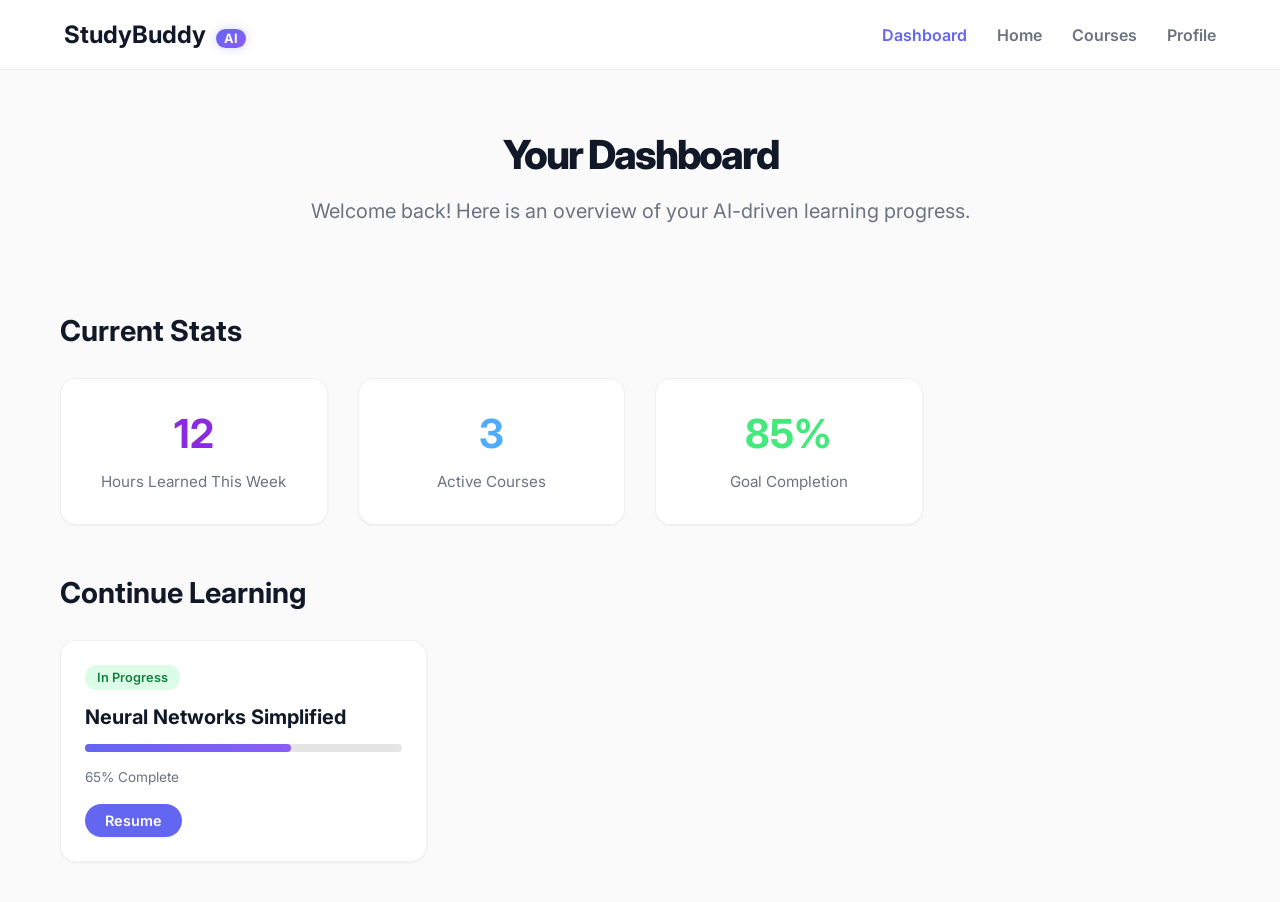
<file: Web Technologies Project/AakarSingh_3CSE3_CS23411058 WebTech Project/dashboard.html>
<!DOCTYPE html>
<html lang="en">
<head>
    <meta charset="UTF-8">
    <meta name="viewport" content="width=device-width, initial-scale=1.0">
    <title>Dashboard - StudyBuddy AI</title>
    <link rel="stylesheet" href="styles.css">
    <link href="https://fonts.googleapis.com/css2?family=Inter:wght@300;400;600;700&display=swap" rel="stylesheet">
</head>
<body>
    <nav class="navbar">
        <div class="logo">StudyBuddy <span class="ai-badge">AI</span></div>
        <ul class="nav-links">
            <li><a href="dashboard.html" class="active">Dashboard</a></li>
            <li><a href="index.html">Home</a></li>
            <li><a href="courses.html">Courses</a></li>
            <li><a href="profile.html">Profile</a></li>
        </ul>
    </nav>

    <main class="dashboard">
        <header class="hero" style="margin-bottom: 30px; padding: 20px 0;">
            <h1 style="font-size: 2.5rem;">Your Dashboard</h1>
            <p>Welcome back! Here is an overview of your AI-driven learning progress.</p>
        </header>

        <section class="recommendations">
            <div class="section-header">
                <h2>Current Stats</h2>
            </div>
            
            <div class="cards-grid" style="grid-template-columns: repeat(auto-fill, minmax(250px, 1fr));">
                <!-- Stat Card 1 -->
                <div class="card" style="text-align: center; padding: 30px;">
                    <h3 style="font-size: 2.5rem; color: #8a2be2;">12</h3>
                    <p style="margin-bottom: 0;">Hours Learned This Week</p>
                </div>

                <!-- Stat Card 2 -->
                <div class="card" style="text-align: center; padding: 30px;">
                    <h3 style="font-size: 2.5rem; color: #4facfe;">3</h3>
                    <p style="margin-bottom: 0;">Active Courses</p>
                </div>

                <!-- Stat Card 3 -->
                <div class="card" style="text-align: center; padding: 30px;">
                    <h3 style="font-size: 2.5rem; color: #43e97b;">85%</h3>
                    <p style="margin-bottom: 0;">Goal Completion</p>
                </div>
            </div>
        </section>
        
        <section class="recommendations" style="margin-top: 50px;">
            <div class="section-header">
                <h2>Continue Learning</h2>
            </div>
            
            <div class="cards-grid">
                <!-- Course Card -->
                <div class="card">
                    <div class="card-content">
                        <span class="tag tag-high">In Progress</span>
                        <h3>Neural Networks Simplified</h3>
                        <div style="background: rgba(0,0,0,0.1); height: 8px; border-radius: 4px; margin: 15px 0;">
                            <div style="background: var(--accent-gradient); width: 65%; height: 100%; border-radius: 4px;"></div>
                        </div>
                        <p style="font-size: 0.85rem; margin-bottom: 15px;">65% Complete</p>
                        <div class="card-footer" style="border-top: none; padding-top: 0;">
                            <button class="btn-primary" style="padding: 8px 20px; font-size: 0.9rem;">Resume</button>
                        </div>
                    </div>
                </div>
            </div>
        </section>
    </main>
    <script src="script.js"></script>
</body>
</html>
</file>
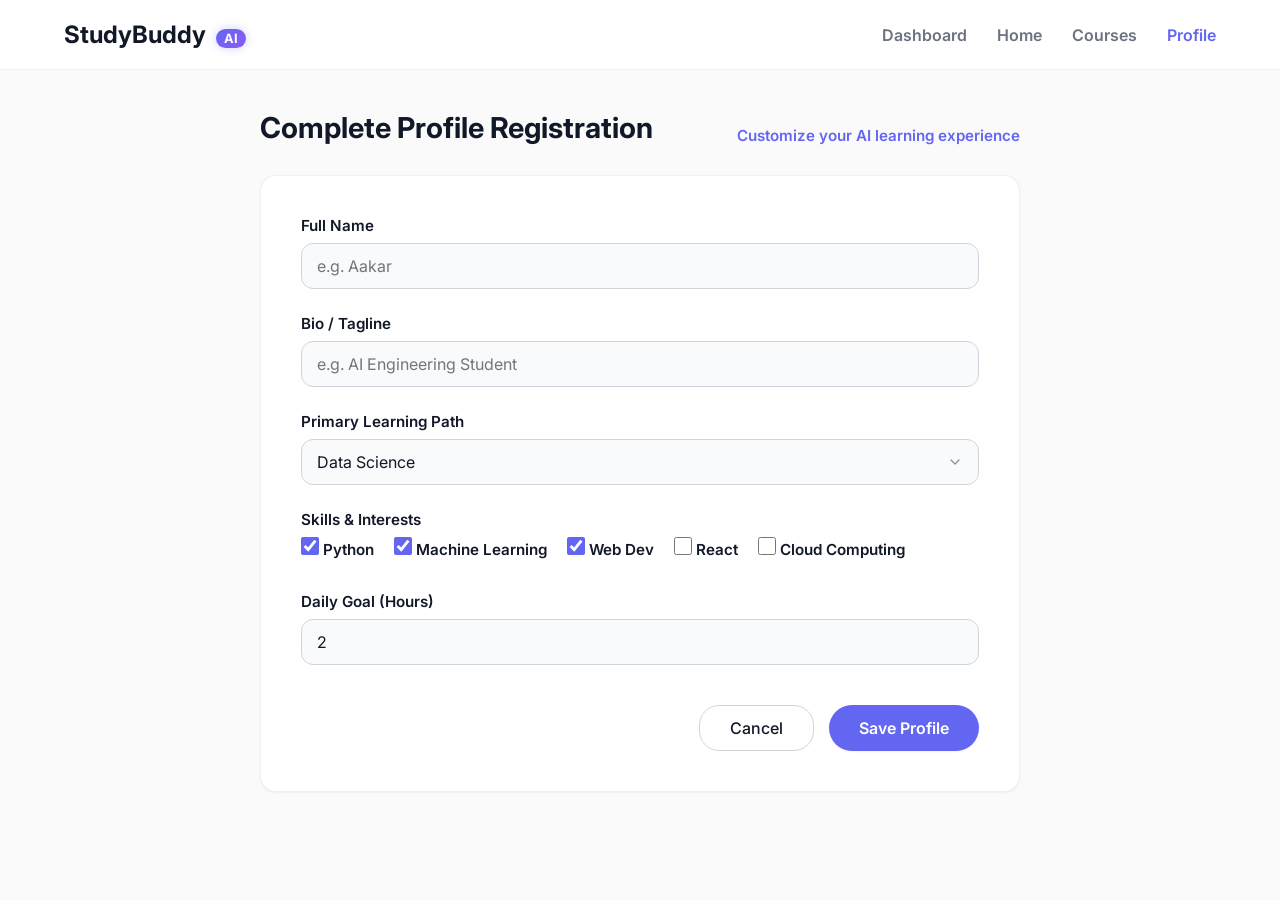
<file: Web Technologies Project/AakarSingh_3CSE3_CS23411058 WebTech Project/edit-profile.html>
<!DOCTYPE html>
<html lang="en">

<head>
    <meta charset="UTF-8">
    <meta name="viewport" content="width=device-width, initial-scale=1.0">
    <title>Edit Profile - StudyBuddy AI</title>
    <link rel="stylesheet" href="styles.css">
    <link href="https://fonts.googleapis.com/css2?family=Inter:wght@300;400;600;700&display=swap" rel="stylesheet">
    <style>
        /* Form specific styles */
        .form-group {
            margin-bottom: 25px;
        }

        .form-group label {
            display: block;
            margin-bottom: 8px;
            color: var(--text-primary);
            font-weight: 600;
            font-size: 0.95rem;
        }

        .form-control {
            width: 100%;
            background: #f9fafb;
            border: 1px solid #d1d5db;
            border-radius: 12px;
            padding: 12px 15px;
            color: var(--text-primary);
            font-family: 'Inter', sans-serif;
            font-size: 1rem;
            transition: all 0.3s;
        }

        .form-control:focus {
            outline: none;
            border-color: var(--accent-color);
            box-shadow: 0 0 0 3px rgba(99, 102, 241, 0.2);
            background: #ffffff;
        }

        textarea.form-control {
            resize: vertical;
            min-height: 100px;
        }

        select.form-control {
            appearance: none;
            background-image: url("data:image/svg+xml;charset=UTF-8,%3csvg xmlns='http://www.w3.org/2000/svg' viewBox='0 0 24 24' fill='none' stroke='%238b949e' stroke-width='2' stroke-linecap='round' stroke-linejoin='round'%3e%3cpolyline points='6 9 12 15 18 9'%3e%3c/polyline%3e%3c/svg%3e");
            background-repeat: no-repeat;
            background-position: right 15px center;
            background-size: 16px;
        }

        select.form-control option {
            background-color: var(--card-bg);
            color: var(--text-primary);
        }

        .checkbox-group {
            display: flex;
            gap: 20px;
            flex-wrap: wrap;
        }

        .checkbox-label {
            display: flex;
            align-items: center;
            gap: 8px;
            cursor: pointer;
            color: var(--text-secondary);
        }

        .checkbox-label input[type="checkbox"] {
            accent-color: var(--accent-color);
            width: 18px;
            height: 18px;
        }
    </style>
</head>

<body>
    <nav class="navbar">
        <div class="logo">StudyBuddy <span class="ai-badge">AI</span></div>
        <ul class="nav-links">
            <li><a href="dashboard.html">Dashboard</a></li>
            <li><a href="index.html">Home</a></li>
            <li><a href="courses.html">Courses</a></li>
            <li><a href="profile.html" class="active">Profile</a></li>
        </ul>
    </nav>

    <main class="dashboard" style="max-width: 800px;">
        <div class="section-header">
            <h2>Complete Profile Registration</h2>
            <span class="match-info">Customize your AI learning experience</span>
        </div>

        <div class="card" style="padding: 40px; margin-top: 20px;">
            <!-- We use action="profile.html" so that submitting the form navigates back to the profile page -->
            <form action="profile.html" method="GET" id="edit-profile-form">

                <div class="form-group">
                    <label for="fullName">Full Name</label>
                    <input type="text" id="fullName" class="form-control" placeholder="e.g. Aakar" required>
                </div>

                <div class="form-group">
                    <label for="bio">Bio / Tagline</label>
                    <input type="text" id="bio" class="form-control" placeholder="e.g. AI Engineering Student" required>
                </div>

                <div class="form-group">
                    <label for="learningPath">Primary Learning Path</label>
                    <select id="learningPath" class="form-control">
                        <option value="data-science">Data Science</option>
                        <option value="web-dev">Web Development</option>
                        <option value="machine-learning">Machine Learning</option>
                        <option value="mathematics">Mathematics</option>
                    </select>
                </div>

                <div class="form-group">
                    <label>Skills & Interests</label>
                    <div class="checkbox-group">
                        <label class="checkbox-label"><input type="checkbox" class="skill-checkbox" value="Python" checked> Python</label>
                        <label class="checkbox-label"><input type="checkbox" class="skill-checkbox" value="Machine Learning" checked> Machine Learning</label>
                        <label class="checkbox-label"><input type="checkbox" class="skill-checkbox" value="Web Dev" checked> Web Dev</label>
                        <label class="checkbox-label"><input type="checkbox" class="skill-checkbox" value="React"> React</label>
                        <label class="checkbox-label"><input type="checkbox" class="skill-checkbox" value="Cloud Computing"> Cloud Computing</label>
                    </div>
                </div>

                <div class="form-group">
                    <label for="dailyGoal">Daily Goal (Hours)</label>
                    <input type="number" id="dailyGoal" class="form-control" min="1" max="12" value="2" required>
                </div>

                <div style="display: flex; justify-content: flex-end; gap: 15px; margin-top: 40px;">
                    <a href="profile.html" class="btn-secondary"
                        style="text-decoration: none; display: inline-flex; align-items: center; padding: 12px 30px;">Cancel</a>
                    <button type="submit" class="btn-primary">Save Profile</button>
                </div>

            </form>
        </div>
    </main>
    <script src="script.js"></script>
</body>

</html>
</file>
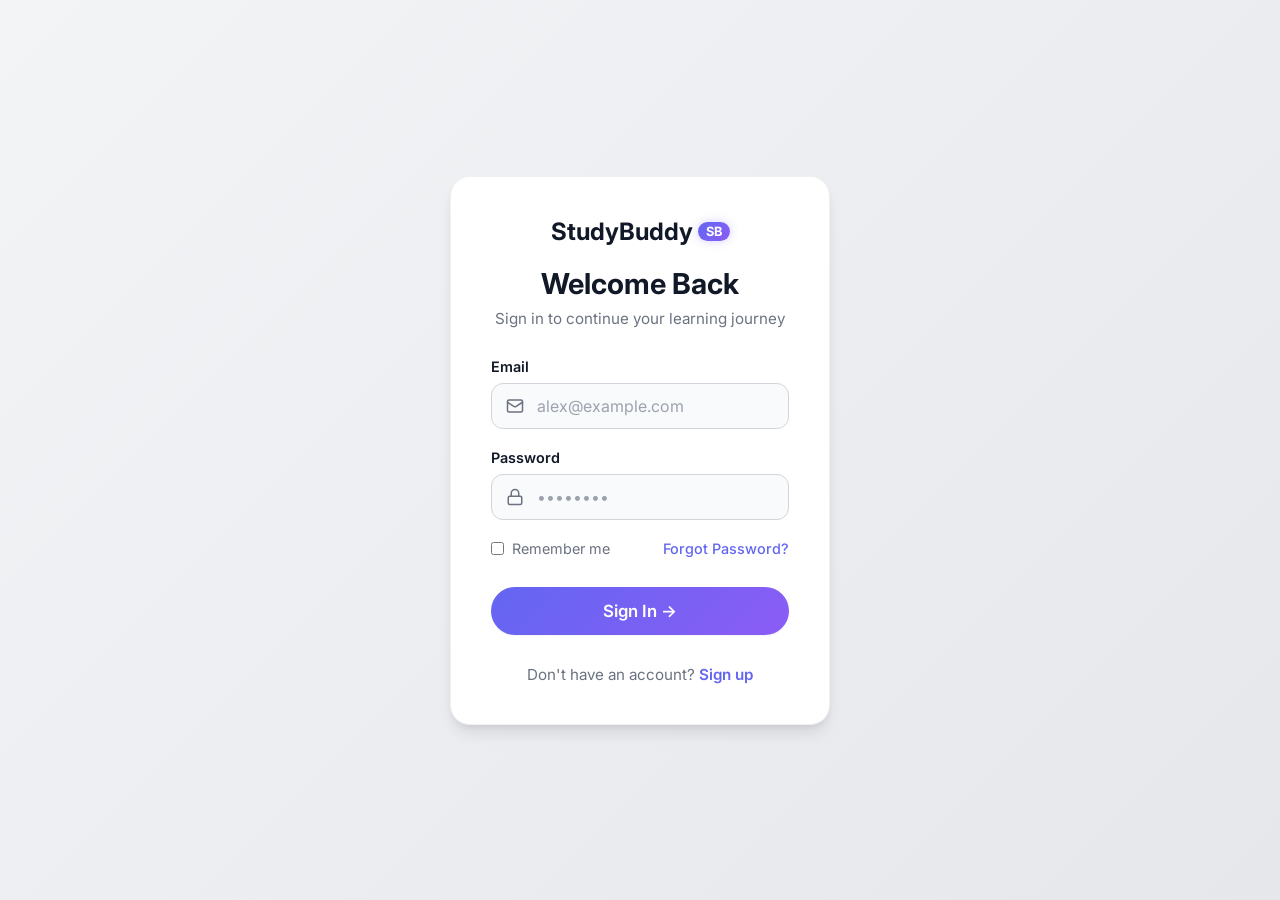
<file: Web Technologies Project/AakarSingh_3CSE3_CS23411058 WebTech Project/login.html>
<!DOCTYPE html>
<html lang="en">

<head>
    <meta charset="UTF-8">
    <meta name="viewport" content="width=device-width, initial-scale=1.0">
    <meta name="description" content="Login to StudyBuddy AI">
    <title>Login - StudyBuddy AI</title>
    <link rel="stylesheet" href="styles.css">
    <link href="https://fonts.googleapis.com/css2?family=Inter:wght@300;400;500;600;700&display=swap" rel="stylesheet">
</head>

<body class="login-body">
    <div class="login-container">
        <div class="login-card">
            <div class="login-header">
                <div class="logo">StudyBuddy <span class="ai-badge">SB</span></div>
                <h2>Welcome Back</h2>
                <p>Sign in to continue your learning journey</p>
            </div>
            <form class="login-form" id="login-form">
                <div class="input-group" id="name-group" style="display: none;">
                    <label for="fullname">Full Name</label>
                    <div class="input-wrapper">
                        <svg xmlns="http://www.w3.org/2000/svg" width="18" height="18" viewBox="0 0 24 24" fill="none" stroke="currentColor" stroke-width="2" stroke-linecap="round" stroke-linejoin="round" class="input-icon"><path d="M20 21v-2a4 4 0 0 0-4-4H8a4 4 0 0 0-4 4v2"/><circle cx="12" cy="7" r="4"/></svg>
                        <input type="text" id="fullname" placeholder="Alex Jensen">
                    </div>
                </div>

                <div class="input-group">
                    <label for="email">Email</label>
                    <div class="input-wrapper">
                        <svg xmlns="http://www.w3.org/2000/svg" width="18" height="18" viewBox="0 0 24 24" fill="none" stroke="currentColor" stroke-width="2" stroke-linecap="round" stroke-linejoin="round" class="input-icon"><rect width="20" height="16" x="2" y="4" rx="2"/><path d="m22 7-8.97 5.7a1.94 1.94 0 0 1-2.06 0L2 7"/></svg>
                        <input type="email" id="email" placeholder="alex@example.com" required>
                    </div>
                </div>
                
                <div class="input-group">
                    <label for="password">Password</label>
                    <div class="input-wrapper">
                        <svg xmlns="http://www.w3.org/2000/svg" width="18" height="18" viewBox="0 0 24 24" fill="none" stroke="currentColor" stroke-width="2" stroke-linecap="round" stroke-linejoin="round" class="input-icon"><rect width="18" height="11" x="3" y="11" rx="2" ry="2"/><path d="M7 11V7a5 5 0 0 1 10 0v4"/></svg>
                        <input type="password" id="password" placeholder="••••••••" required>
                    </div>
                </div>

                <div class="error-message" id="auth-error" style="display: none; color: #ef4444; font-size: 0.85rem; margin-bottom: 10px; background: rgba(239, 68, 68, 0.1); padding: 8px; border-radius: 6px;"></div>

                <div class="login-options" id="login-options">
                    <label class="remember-me">
                        <input type="checkbox" id="remember">
                        <span>Remember me</span>
                    </label>
                    <a href="#" class="forgot-password">Forgot Password?</a>
                </div>

                <button type="submit" class="btn-primary login-btn" id="auth-submit-btn">Sign In &rarr;</button>

                <p class="signup-prompt" id="toggle-prompt">
                    Don't have an account? <a href="#" id="toggle-auth">Sign up</a>
                </p>
            </form>
        </div>
    </div>
    <script src="script.js"></script>
</body>

</html>
</file>
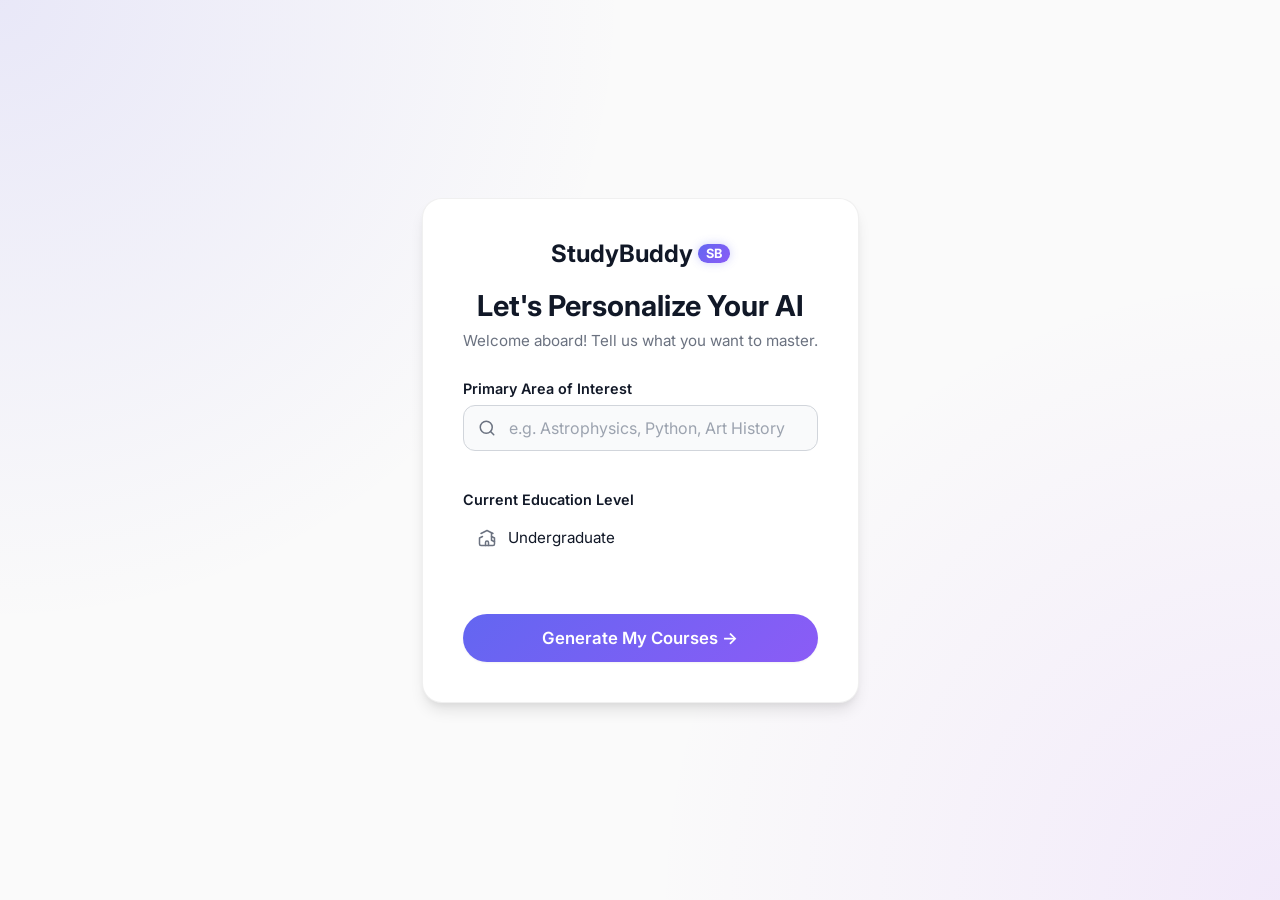
<file: Web Technologies Project/AakarSingh_3CSE3_CS23411058 WebTech Project/onboarding.html>
<!DOCTYPE html>
<html lang="en">

<head>
    <meta charset="UTF-8">
    <meta name="viewport" content="width=device-width, initial-scale=1.0">
    <meta name="description" content="Welcome to StudyBuddy AI">
    <title>Get Started - StudyBuddy AI</title>
    <link rel="stylesheet" href="styles.css">
    <link href="https://fonts.googleapis.com/css2?family=Inter:wght@300;400;500;600;700&display=swap" rel="stylesheet">
    <style>
        .onboarding-container {
            min-height: 100vh;
            display: flex;
            align-items: center;
            justify-content: center;
            background: radial-gradient(circle at top left, rgba(79, 70, 229, 0.1) 0%, transparent 40%),
                        radial-gradient(circle at bottom right, rgba(168, 85, 247, 0.1) 0%, transparent 40%),
                        var(--bg-color);
            padding: 20px;
        }
    </style>
</head>

<body>
    <div class="onboarding-container">
        <div class="login-card" style="max-width: 500px;">
            <div class="login-header">
                <div class="logo">StudyBuddy <span class="ai-badge">SB</span></div>
                <h2>Let's Personalize Your AI</h2>
                <p>Welcome aboard! Tell us what you want to master.</p>
            </div>
            <form class="login-form" id="onboarding-form">
                
                <!-- Primary Interest -->
                <div class="input-group">
                    <label for="primary-interest">Primary Area of Interest</label>
                    <div class="input-wrapper">
                        <svg xmlns="http://www.w3.org/2000/svg" width="18" height="18" viewBox="0 0 24 24" fill="none" stroke="currentColor" stroke-width="2" stroke-linecap="round" stroke-linejoin="round" class="input-icon"><circle cx="11" cy="11" r="8"/><path d="m21 21-4.3-4.3"/></svg>
                        <input type="text" id="primary-interest" placeholder="e.g. Astrophysics, Python, Art History" required>
                    </div>
                </div>

                <!-- Education Level -->
                <div class="input-group" style="margin-top: 20px;">
                    <label for="onboarding-edu-level">Current Education Level</label>
                    <div class="input-wrapper" style="padding: 0;">
                        <svg xmlns="http://www.w3.org/2000/svg" width="18" height="18" viewBox="0 0 24 24" fill="none" stroke="currentColor" stroke-width="2" stroke-linecap="round" stroke-linejoin="round" class="input-icon" style="position: absolute; left: 15px; top: 13px;"><path d="m4 6 8-4 8 4"/><path d="m18 10 4 2v8a2 2 0 0 1-2 2H4a2 2 0 0 1-2-2v-8l4-2"/><path d="M14 22v-4a2 2 0 0 0-2-2v0a2 2 0 0 0-2 2v4"/><polyline points="18 5 18 15 22 17"/></svg>
                        <select id="onboarding-edu-level" style="width: 100%; border: none; outline: none; background: transparent; padding: 12px 15px 12px 45px; color: var(--text-primary); font-family: inherit; font-size: 0.95rem; cursor: pointer; appearance: none;">
                            <option value="Beginner / High School">High School</option>
                            <option value="Intermediate / Undergraduate" selected>Undergraduate</option>
                            <option value="Advanced / Graduate">Graduate</option>
                            <option value="Professional / Industry">Professional</option>
                        </select>
                    </div>
                </div>

                <button type="submit" class="btn-primary login-btn" style="margin-top: 35px;">Generate My Courses &rarr;</button>

            </form>
        </div>
    </div>
    <script src="script.js"></script>
</body>

</html>
</file>
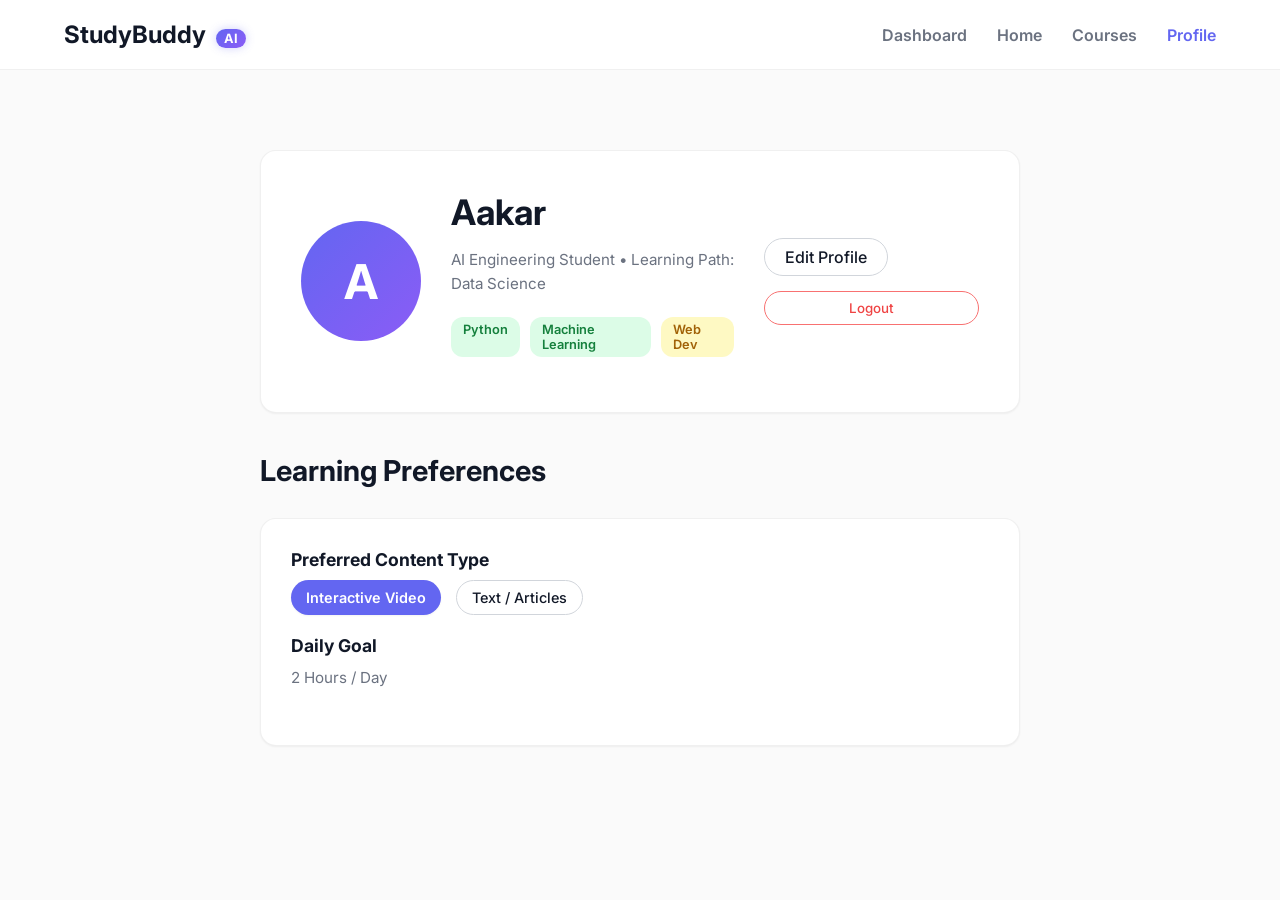
<file: Web Technologies Project/AakarSingh_3CSE3_CS23411058 WebTech Project/profile.html>
<!DOCTYPE html>
<html lang="en">
<head>
    <meta charset="UTF-8">
    <meta name="viewport" content="width=device-width, initial-scale=1.0">
    <title>Profile - StudyBuddy AI</title>
    <link rel="stylesheet" href="styles.css">
    <link href="https://fonts.googleapis.com/css2?family=Inter:wght@300;400;600;700&display=swap" rel="stylesheet">
</head>
<body>
    <nav class="navbar">
        <div class="logo">StudyBuddy <span class="ai-badge">AI</span></div>
        <ul class="nav-links">
            <li><a href="dashboard.html">Dashboard</a></li>
            <li><a href="index.html">Home</a></li>
            <li><a href="courses.html">Courses</a></li>
            <li><a href="profile.html" class="active">Profile</a></li>
        </ul>
    </nav>

    <main class="dashboard" style="max-width: 800px;">
        <div class="card" style="padding: 40px; margin-top: 40px; display: flex; align-items: center; gap: 30px;">
            <!-- Profile Avatar Placeholder -->
            <div style="width: 120px; height: 120px; border-radius: 50%; background: var(--accent-gradient); display: flex; align-items: center; justify-content: center; font-size: 3rem; font-weight: bold; color: white;">
                A
            </div>
            
            <div style="flex: 1;">
                <h1 id="profile-name" style="font-size: 2.2rem; margin-bottom: 15px;">Aakar</h1>
                <p id="profile-bio" style="color: var(--text-secondary); margin-bottom: 20px;">AI Engineering Student • Learning Path: Data Science</p>
                <div id="profile-skills" style="display: flex; gap: 10px;">
                    <span class="tag tag-high">Python</span>
                    <span class="tag tag-high">Machine Learning</span>
                    <span class="tag tag-medium">Web Dev</span>
                </div>
            </div>
            
            <div>
                <a href="edit-profile.html" class="btn-secondary" style="text-decoration: none; display: inline-block;">Edit Profile</a>
                <button id="logout-btn" class="btn-secondary" style="margin-top: 15px; width: 100%; border-color: #f87171; color: #ef4444; cursor: pointer; transition: 0.2s;">Logout</button>
            </div>
        </div>

        <section class="recommendations" style="margin-top: 40px;">
            <div class="section-header">
                <h2>Learning Preferences</h2>
            </div>
            <div class="card" style="padding: 30px;">
                <div style="margin-bottom: 20px;">
                    <h3 style="margin-bottom: 10px; font-size: 1.1rem;">Preferred Content Type</h3>
                    <div style="display: flex; gap: 15px;">
                        <button class="btn-primary" style="padding: 8px 15px; font-size: 0.9rem;">Interactive Video</button>
                        <button class="btn-secondary" style="padding: 8px 15px; font-size: 0.9rem;">Text / Articles</button>
                    </div>
                </div>
                
                <div>
                     <h3 style="margin-bottom: 10px; font-size: 1.1rem;">Daily Goal</h3>
                     <p id="profile-goal-display" style="color: var(--text-secondary);">2 Hours / Day</p>
                </div>
            </div>
        </section>
    </main>
    <script src="script.js"></script>
</body>
</html>
</file>
<file: Web Technologies Project/AakarSingh_3CSE3_CS23411058 WebTech Project/styles.css>
:root {
    --bg-color: #fafafa;
    --card-bg: #ffffff;
    --text-primary: #111827;
    --text-secondary: #6b7280;
    --accent-color: #6366f1;
    --accent-gradient: linear-gradient(135deg, #6366f1, #8b5cf6);
    --glass-border: rgba(0, 0, 0, 0.06);
    --shadow-sm: 0 1px 2px 0 rgba(0, 0, 0, 0.05);
    --shadow-md: 0 4px 6px -1px rgba(0, 0, 0, 0.1), 0 2px 4px -1px rgba(0, 0, 0, 0.06);
    --shadow-lg: 0 10px 15px -3px rgba(0, 0, 0, 0.1), 0 4px 6px -2px rgba(0, 0, 0, 0.05);
}

* {
    margin: 0;
    padding: 0;
    box-sizing: border-box;
    font-family: 'Inter', sans-serif;
}

body {
    background-color: var(--bg-color);
    color: var(--text-primary);
    min-height: 100vh;
}

/* Navbar */
.navbar {
    display: flex;
    justify-content: space-between;
    align-items: center;
    padding: 20px 5%;
    background: rgba(255, 255, 255, 0.9);
    backdrop-filter: blur(12px);
    border-bottom: 1px solid var(--glass-border);
    position: sticky;
    top: 0;
    z-index: 100;
}

.logo {
    font-size: 1.5rem;
    font-weight: 700;
    color: var(--text-primary);
}

.ai-badge {
    background: var(--accent-gradient);
    padding: 2px 8px;
    border-radius: 12px;
    font-size: 0.8rem;
    color: white;
    margin-left: 5px;
    box-shadow: 0 0 10px rgba(99, 102, 241, 0.3);
}

.nav-links {
    list-style: none;
    display: flex;
    gap: 30px;
}

.nav-links a {
    text-decoration: none;
    color: var(--text-secondary);
    font-weight: 600;
    transition: color 0.3s;
}

.nav-links a:hover, .nav-links a.active {
    color: var(--accent-color);
}

/* Main Dashboard */
.dashboard {
    max-width: 1200px;
    margin: 0 auto;
    padding: 40px 20px;
}

/* Hero Section */
.hero {
    text-align: center;
    margin-bottom: 60px;
    padding: 40px 0;
}

.hero h1 {
    font-size: 3.5rem;
    font-weight: 800;
    letter-spacing: -0.05em;
    margin-bottom: 20px;
    color: #111827;
}

.hero p {
    color: var(--text-secondary);
    font-size: 1.25rem;
    max-width: 700px;
    margin: 0 auto 40px auto;
}

/* Search Bar (Glassmorphism Light) */
.search-bar {
    display: flex;
    align-items: center;
    max-width: 780px;
    margin: 0 auto;
    background: var(--card-bg);
    border: 1px solid var(--glass-border);
    border-radius: 30px;
    padding: 8px;
    box-shadow: var(--shadow-md);
    transition: transform 0.3s, box-shadow 0.3s, border-color 0.3s;
}

.search-bar:focus-within {
    transform: translateY(-2px);
    box-shadow: var(--shadow-lg);
    border-color: rgba(99, 102, 241, 0.4);
}

.search-bar input {
    flex: 1;
    background: transparent;
    border: none;
    outline: none;
    padding: 15px 20px;
    color: var(--text-primary);
    font-size: 1.05rem;
}

.search-bar input::placeholder {
    color: #9ca3af;
}

/* Dropdown and Divider inside Search Bar */
.edu-select {
    background: transparent;
    border: none;
    outline: none;
    padding: 15px 5px 15px 20px;
    color: var(--text-primary);
    font-size: 0.95rem;
    font-weight: 600;
    cursor: pointer;
    max-width: 150px;
}

.search-divider {
    width: 1px;
    height: 28px;
    background-color: var(--glass-border);
    margin: 0 5px;
}

/* Buttons */
.btn-primary {
    background: var(--accent-color);
    border: none;
    padding: 12px 30px;
    border-radius: 25px;
    color: white;
    font-weight: 600;
    font-size: 1rem;
    cursor: pointer;
    transition: all 0.2s;
    box-shadow: var(--shadow-sm);
}

.btn-primary:hover {
    background: #4f46e5;
    transform: translateY(-1px);
    box-shadow: var(--shadow-md);
}

.btn-secondary {
    background: transparent;
    border: 1px solid #d1d5db;
    color: var(--text-primary);
    padding: 8px 20px;
    border-radius: 20px;
    cursor: pointer;
    font-weight: 500;
    transition: all 0.2s;
}

.btn-secondary:hover {
    background: #f3f4f6;
    border-color: #9ca3af;
}

/* Recommendations Section */
.section-header {
    margin-bottom: 30px;
    display: flex;
    justify-content: space-between;
    align-items: flex-end;
}

.section-header h2 {
    font-size: 1.8rem;
    font-weight: 700;
}

.match-info {
    color: var(--accent-color);
    font-size: 0.95rem;
    font-weight: 600;
}

/* Cards Grid */
.cards-grid {
    display: grid;
    grid-template-columns: repeat(auto-fill, minmax(320px, 1fr));
    gap: 30px;
}

/* Individual Card */
.card {
    background: var(--card-bg);
    border: 1px solid var(--glass-border);
    border-radius: 16px;
    overflow: hidden;
    box-shadow: var(--shadow-sm);
    transition: transform 0.3s, box-shadow 0.3s;
}

.card:hover {
    transform: translateY(-5px);
    box-shadow: var(--shadow-lg);
}

/* Card Images (Soft light gradients) */
.card-image {
    height: 160px;
    width: 100%;
}
.bg-gradient-1 { background: linear-gradient(135deg, #fbcfe8, #c7d2fe); }
.bg-gradient-2 { background: linear-gradient(135deg, #bfdbfe, #ddd6fe); }
.bg-gradient-3 { background: linear-gradient(135deg, #bbf7d0, #bfdbfe); }

.card-content {
    padding: 24px;
}

/* Tags */
.tag {
    padding: 5px 12px;
    border-radius: 12px;
    font-size: 0.8rem;
    font-weight: 600;
    display: inline-block;
    margin-bottom: 15px;
}
.tag-high {
    background: #dcfce7;
    color: #15803d;
}
.tag-medium {
    background: #fef9c3;
    color: #a16207;
}

.card h3 {
    font-size: 1.25rem;
    font-weight: 700;
    margin-bottom: 12px;
    color: var(--text-primary);
}

.card p {
    color: var(--text-secondary);
    font-size: 0.95rem;
    margin-bottom: 25px;
    line-height: 1.6;
}

.card-footer {
    display: flex;
    justify-content: space-between;
    align-items: center;
    border-top: 1px solid var(--glass-border);
    padding-top: 18px;
    margin-top: 10px;
}

.time {
    color: var(--text-secondary);
    font-size: 0.9rem;
    font-weight: 500;
}

/* Responsive adjustments */
@media (max-width: 768px) {
    .section-header {
        flex-direction: column;
        align-items: flex-start;
        gap: 10px;
    }
    .hero h1 {
        font-size: 2.2rem;
    }
}

/* Login Page Specific */
.login-body {
    display: flex;
    justify-content: center;
    align-items: center;
    min-height: 100vh;
    background: linear-gradient(135deg, #f3f4f6, #e5e7eb); /* Soft light gradient */
}

.login-container {
    width: 100%;
    max-width: 420px;
    padding: 20px;
}

.login-card {
    background: var(--card-bg);
    border-radius: 20px;
    padding: 40px;
    box-shadow: var(--shadow-lg);
    border: 1px solid var(--glass-border);
}

.login-header {
    text-align: center;
    margin-bottom: 30px;
}

.login-header .logo {
    display: flex;
    align-items: center;
    justify-content: center;
    margin-bottom: 20px;
}

.login-header h2 {
    font-size: 1.8rem;
    color: var(--text-primary);
    margin-bottom: 8px;
}

.login-header p {
    color: var(--text-secondary);
    font-size: 0.95rem;
}

/* Form Styles */
.login-form {
    display: flex;
    flex-direction: column;
    gap: 20px;
}

.input-group {
    display: flex;
    flex-direction: column;
    gap: 8px;
}

.input-group label {
    font-size: 0.9rem;
    font-weight: 600;
    color: var(--text-primary);
}

.input-wrapper {
    position: relative;
    display: flex;
    align-items: center;
}

.input-icon {
    position: absolute;
    left: 15px;
    color: var(--text-secondary);
}

.input-wrapper input {
    width: 100%;
    padding: 12px 15px 12px 45px;
    border: 1px solid #d1d5db;
    border-radius: 12px;
    font-size: 1rem;
    color: var(--text-primary);
    background: #f9fafb;
    transition: all 0.3s;
    outline: none;
}

.input-wrapper input:focus {
    border-color: var(--accent-color);
    box-shadow: 0 0 0 3px rgba(99, 102, 241, 0.1);
    background: var(--card-bg);
}

.input-wrapper input::placeholder {
    color: #9ca3af;
}

.login-options {
    display: flex;
    justify-content: space-between;
    align-items: center;
    font-size: 0.9rem;
}

.remember-me {
    display: flex;
    align-items: center;
    gap: 8px;
    color: var(--text-secondary);
    cursor: pointer;
}

.forgot-password {
    color: var(--accent-color);
    text-decoration: none;
    font-weight: 500;
}

.forgot-password:hover {
    text-decoration: underline;
}

.login-btn {
    width: 100%;
    padding: 14px;
    font-size: 1.05rem;
    margin-top: 10px;
    background: var(--accent-gradient);
    display: flex;
    justify-content: center;
    align-items: center;
    gap: 10px;
}

.signup-prompt {
    text-align: center;
    font-size: 0.95rem;
    color: var(--text-secondary);
    margin-top: 10px;
}

.signup-prompt a {
    color: var(--accent-color);
    text-decoration: none;
    font-weight: 600;
}

.signup-prompt a:hover {
    text-decoration: underline;
}
</file>
